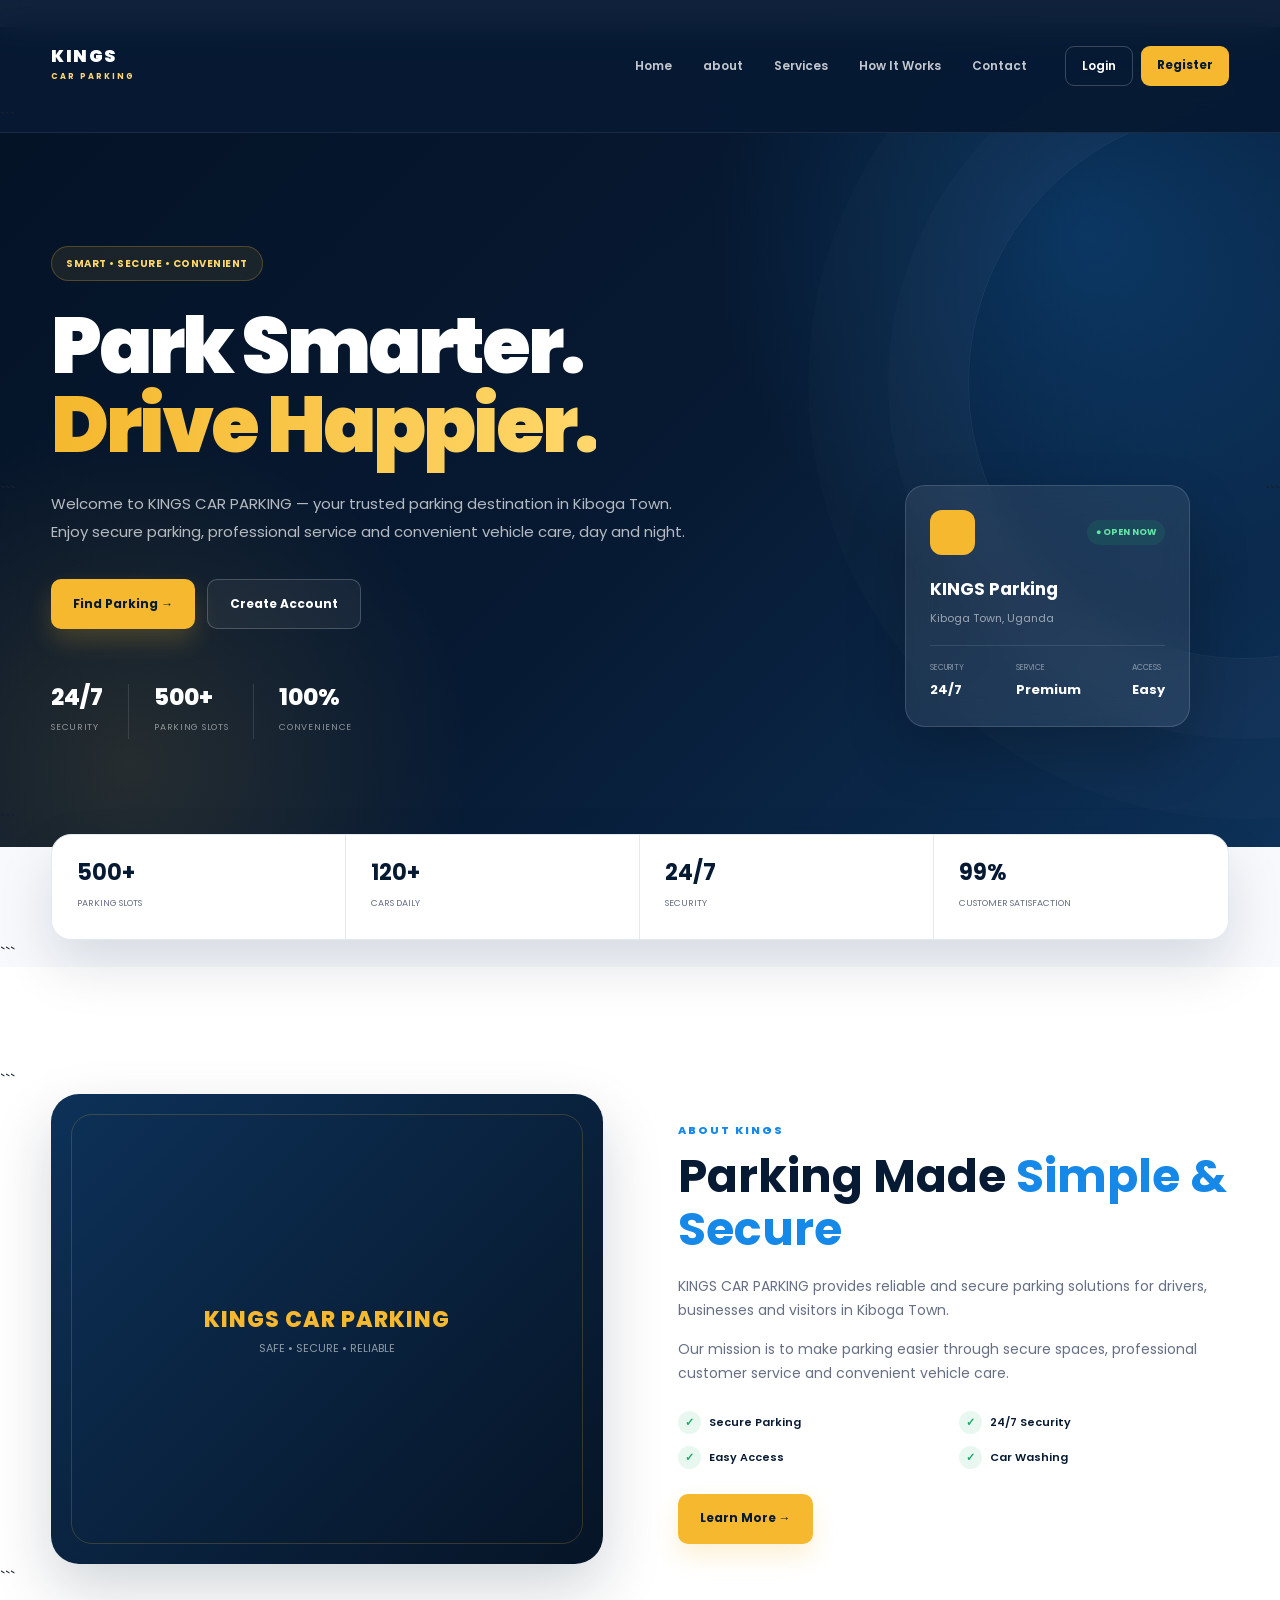
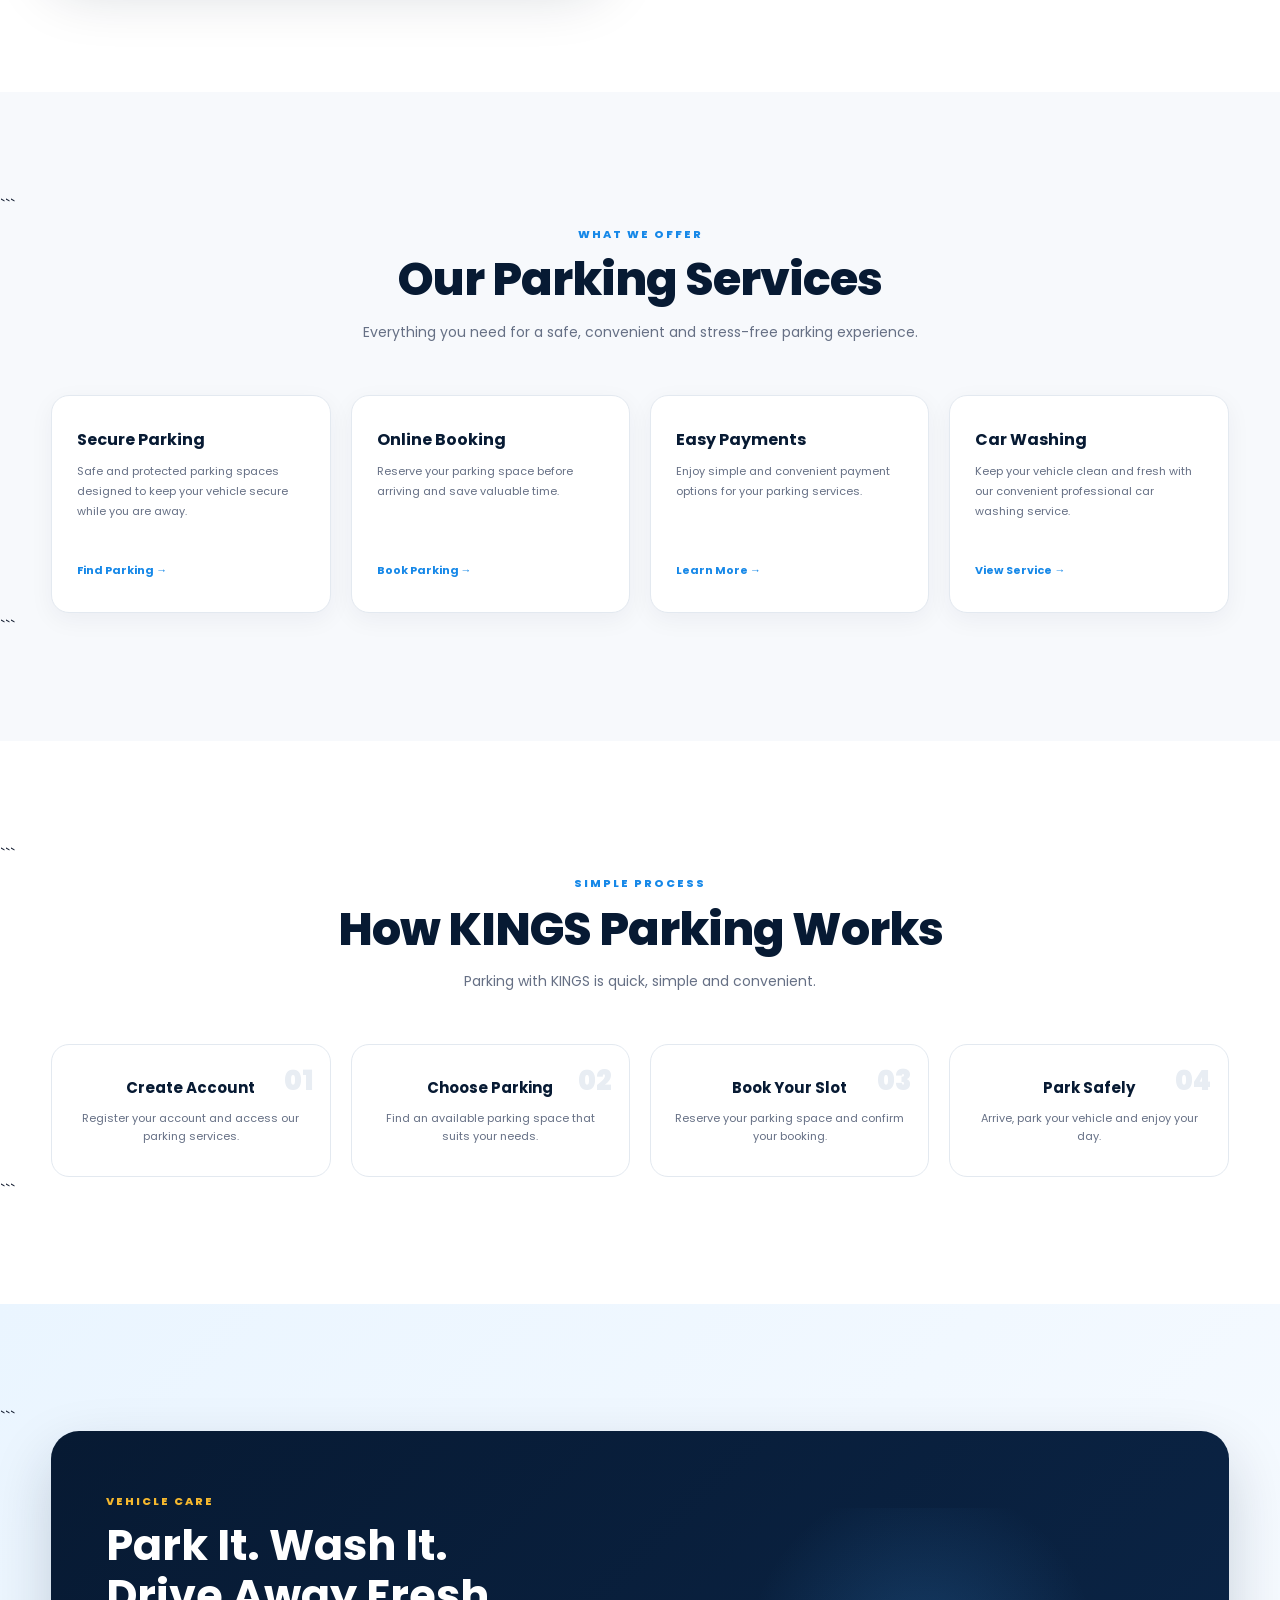
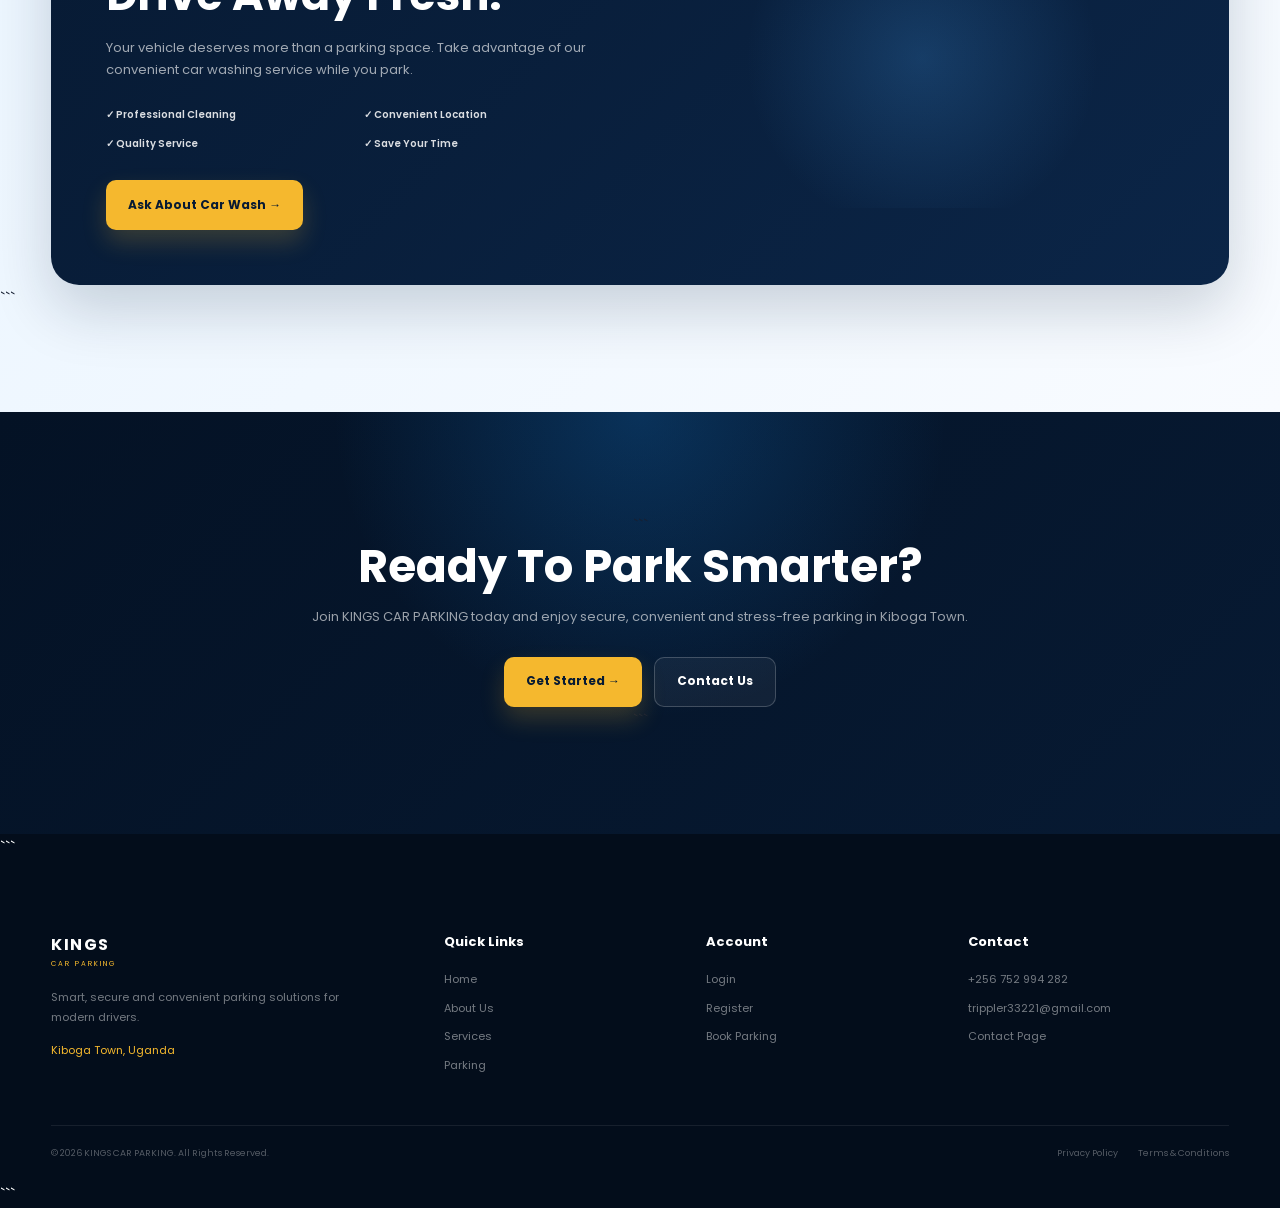
<file: index.html>
<!DOCTYPE html>
<html lang="en">
<head>
    <meta charset="UTF-8">

```
<meta name="viewport" content="width=device-width, initial-scale=1.0">

<meta name="description"
    content="KINGS CAR PARKING - Secure, convenient and reliable parking solutions in Kiboga Town, Uganda. Parking, car washing and smart parking services.">

<meta name="keywords"
    content="Kings Car Parking, Kiboga parking, parking Uganda, secure parking Kiboga, car washing Kiboga, parking services Uganda">

<meta name="author" content="KINGS CAR PARKING">

<meta name="theme-color" content="#071a33">

<title>KINGS CAR PARKING | Smart • Secure • Convenient</title>

<!-- Google Font -->
<link rel="preconnect" href="https://fonts.googleapis.com">

<link rel="preconnect" href="https://fonts.gstatic.com" crossorigin>

<link
    href="https://fonts.googleapis.com/css2?family=Inter:wght@400;500;600;700;800;900&family=Poppins:wght@400;500;600;700;800&display=swap"
    rel="stylesheet">


<style>

    /* =====================================================
       RESET
    ===================================================== */

    * {
        margin: 0;
        padding: 0;
        box-sizing: border-box;
    }

    html {
        scroll-behavior: smooth;
    }

    body {
        font-family: "Poppins", sans-serif;
        background: #f7f9fc;
        color: #172033;
        line-height: 1.7;
        overflow-x: hidden;
    }

    a {
        text-decoration: none;
        color: inherit;
    }

    button {
        font-family: inherit;
    }

    img {
        max-width: 100%;
        display: block;
    }

    :root {
        --navy: #071a33;
        --navy-2: #0b2547;
        --navy-3: #12375f;

        --gold: #f5b82e;
        --gold-light: #ffd76a;

        --blue: #1688e8;
        --blue-light: #49aaff;

        --green: #18a866;

        --white: #ffffff;
        --light: #f7f9fc;
        --light-2: #eef3f8;

        --text: #172033;
        --muted: #667085;

        --border: #e3e9f0;

        --shadow: 0 15px 40px rgba(7, 26, 51, .10);

        --radius: 18px;
        --container: 1180px;

        --transition: .3s ease;
    }


    /* =====================================================
       GENERAL
    ===================================================== */

    .container {
        width: min(92%, var(--container));
        margin: auto;
    }

    .section {
        padding: 100px 0;
    }

    .section-label {
        display: inline-block;
        margin-bottom: 10px;

        color: var(--blue);

        font-size: 11px;
        font-weight: 800;

        letter-spacing: 2px;
    }

    .section-title {
        color: var(--navy);

        font-size: clamp(30px, 4vw, 46px);

        font-weight: 800;

        line-height: 1.15;

        letter-spacing: -1px;
    }

    .section-text {
        color: var(--muted);

        font-size: 14px;

        max-width: 650px;

        margin: 15px auto 0;
    }


    /* =====================================================
       NAVIGATION
    ===================================================== */

    .header {
        position: fixed;
        top: 0;
        left: 0;

        width: 100%;

        z-index: 9999;

        background: rgba(7, 26, 51, .96);

        backdrop-filter: blur(15px);

        border-bottom: 1px solid rgba(255,255,255,.08);

        transition: var(--transition);
    }

    .header.scrolled {
        background: rgba(4, 15, 30, .98);

        box-shadow:
            0 10px 35px rgba(0,0,0,.20);
    }

    .navbar {
        min-height: 78px;

        display: flex;
        align-items: center;

        gap: 25px;
    }


    /* LOGO */

    .logo {
        display: flex;
        align-items: center;

        gap: 11px;

        color: white;

        flex-shrink: 0;
    }

    .logo-icon {
        width: 47px;
        height: 47px;

        display: grid;
        place-items: center;

        border-radius: 13px;

        background:
            linear-gradient(
                135deg,
                var(--gold),
                #df9d17
            );

        font-size: 23px;

        box-shadow:
            0 8px 25px rgba(245,184,46,.25);
    }

    .logo strong {
        display: block;

        font-size: 17px;

        line-height: 1;

        letter-spacing: 1.5px;

        font-weight: 900;
    }

    .logo small {
        display: block;

        margin-top: 5px;

        color: var(--gold-light);

        font-size: 8px;

        font-weight: 700;

        letter-spacing: 2px;
    }


    /* NAV LINKS */

    .nav-links {
        display: flex;
        align-items: center;

        gap: 5px;

        margin-left: auto;
    }

    .nav-links a {
        position: relative;

        padding: 9px 13px;

        color: rgba(255,255,255,.76);

        font-size: 12px;

        font-weight: 600;

        border-radius: 8px;

        transition: var(--transition);
    }

    .nav-links a:hover,
    .nav-links a.active {
        color: white;

        background: rgba(255,255,255,.07);
    }

    .nav-links a.active {
        color: var(--gold);
    }

    .nav-links a::after {
        content: "";

        position: absolute;

        bottom: 3px;
        left: 50%;

        width: 0;
        height: 2px;

        background: var(--gold);

        transform: translateX(-50%);

        transition: var(--transition);
    }

    .nav-links a:hover::after,
    .nav-links a.active::after {
        width: 18px;
    }


    /* NAV BUTTONS */

    .nav-buttons {
        display: flex;
        gap: 8px;
    }

    .login {
        padding: 9px 16px;

        border: 1px solid rgba(255,255,255,.2);

        border-radius: 9px;

        color: white;

        font-size: 12px;

        font-weight: 600;

        transition: var(--transition);
    }

    .login:hover {
        background: rgba(255,255,255,.1);
    }

    .register {
        padding: 9px 16px;

        border-radius: 9px;

        background: var(--gold);

        color: var(--navy);

        font-size: 12px;

        font-weight: 700;

        transition: var(--transition);
    }

    .register:hover {
        background: var(--gold-light);

        transform: translateY(-2px);
    }


    /* MOBILE MENU */

    .menu-btn {
        display: none;

        width: 43px;
        height: 43px;

        border: 1px solid rgba(255,255,255,.15);

        border-radius: 10px;

        background: rgba(255,255,255,.07);

        color: white;

        font-size: 21px;

        cursor: pointer;
    }


    /* =====================================================
       HERO
    ===================================================== */

    .hero {
        min-height: 820px;

        position: relative;

        display: flex;
        align-items: center;

        padding-top: 110px;

        background:
            radial-gradient(
                circle at 85% 25%,
                rgba(22,136,232,.24),
                transparent 30%
            ),

            radial-gradient(
                circle at 10% 90%,
                rgba(245,184,46,.13),
                transparent 25%
            ),

            linear-gradient(
                135deg,
                #041225,
                #071a33 55%,
                #0d3158
            );

        overflow: hidden;
    }

    .hero::before {
        content: "";

        position: absolute;

        width: 550px;
        height: 550px;

        right: -240px;
        top: 80px;

        border-radius: 50%;

        border: 1px solid rgba(255,255,255,.06);

        box-shadow:
            0 0 0 80px rgba(255,255,255,.015),
            0 0 0 160px rgba(255,255,255,.01);
    }

    .hero-content {
        position: relative;

        z-index: 2;

        max-width: 760px;
    }

    .hero-badge {
        display: inline-flex;
        align-items: center;

        padding: 8px 14px;

        margin-bottom: 25px;

        border-radius: 50px;

        background: rgba(245,184,46,.09);

        border: 1px solid rgba(245,184,46,.25);

        color: var(--gold-light);

        font-size: 10px;

        font-weight: 700;

        letter-spacing: .5px;
    }

    .hero h1 {
        color: white;

        font-size: clamp(45px, 6.5vw, 78px);

        font-weight: 900;

        line-height: 1.02;

        letter-spacing: -3px;

        margin-bottom: 25px;
    }

    .hero h1 span {
        color: var(--gold);

        background:
            linear-gradient(
                90deg,
                var(--gold),
                var(--gold-light)
            );

        -webkit-background-clip: text;
        background-clip: text;

        -webkit-text-fill-color: transparent;
    }

    .hero-description {
        max-width: 650px;

        color: rgba(255,255,255,.70);

        font-size: 15px;

        line-height: 1.9;

        margin-bottom: 32px;
    }


    /* HERO BUTTONS */

    .hero-buttons {
        display: flex;
        flex-wrap: wrap;

        gap: 12px;

        margin-bottom: 55px;
    }

    .btn {
        min-height: 50px;

        padding: 0 22px;

        display: inline-flex;
        align-items: center;
        justify-content: center;

        gap: 9px;

        border-radius: 10px;

        font-size: 12px;

        font-weight: 700;

        transition: var(--transition);
    }

    .btn-primary {
        background: var(--gold);

        color: var(--navy);

        box-shadow:
            0 12px 25px rgba(245,184,46,.20);
    }

    .btn-primary:hover {
        background: var(--gold-light);

        transform: translateY(-3px);

        box-shadow:
            0 17px 35px rgba(245,184,46,.28);
    }

    .btn-outline {
        color: white;

        border: 1px solid rgba(255,255,255,.20);

        background: rgba(255,255,255,.05);
    }

    .btn-outline:hover {
        border-color: var(--gold);

        background: rgba(245,184,46,.08);
    }


    /* HERO STATS */

    .hero-stats {
        display: flex;
        align-items: center;
    }

    .hero-stat {
        padding: 0 25px;

        border-left: 1px solid rgba(255,255,255,.12);
    }

    .hero-stat:first-child {
        padding-left: 0;

        border-left: 0;
    }

    .hero-stat strong {
        display: block;

        color: white;

        font-size: 23px;

        font-weight: 800;

        line-height: 1.2;
    }

    .hero-stat span {
        color: rgba(255,255,255,.50);

        font-size: 9px;

        text-transform: uppercase;

        letter-spacing: .7px;
    }


    /* =====================================================
       FLOATING PARKING CARD
    ===================================================== */

    .hero-card {
        position: absolute;

        right: 7%;

        bottom: 120px;

        width: 285px;

        padding: 24px;

        border-radius: 20px;

        background: rgba(255,255,255,.08);

        border: 1px solid rgba(255,255,255,.14);

        backdrop-filter: blur(15px);

        box-shadow:
            0 25px 60px rgba(0,0,0,.20);

        z-index: 3;
    }

    .hero-card-top {
        display: flex;
        align-items: center;
        justify-content: space-between;

        margin-bottom: 20px;
    }

    .hero-card-icon {
        width: 45px;
        height: 45px;

        display: grid;
        place-items: center;

        border-radius: 12px;

        background: var(--gold);

        font-size: 22px;
    }

    .available {
        padding: 5px 9px;

        border-radius: 30px;

        background: rgba(24,168,102,.15);

        color: #65e5a6;

        font-size: 9px;

        font-weight: 700;
    }

    .hero-card h3 {
        color: white;

        font-size: 17px;

        margin-bottom: 5px;
    }

    .hero-card p {
        color: rgba(255,255,255,.55);

        font-size: 11px;

        margin-bottom: 18px;
    }

    .hero-card-info {
        display: flex;
        justify-content: space-between;

        padding-top: 15px;

        border-top: 1px solid rgba(255,255,255,.10);
    }

    .hero-card-info span {
        display: block;

        color: rgba(255,255,255,.45);

        font-size: 8px;

        text-transform: uppercase;
    }

    .hero-card-info strong {
        color: white;

        font-size: 13px;
    }


    /* =====================================================
       STATS
    ===================================================== */

    .stats {
        position: relative;

        z-index: 5;

        margin-top: -40px;
    }

    .stats-grid {
        display: grid;

        grid-template-columns: repeat(4,1fr);

        background: white;

        border: 1px solid var(--border);

        border-radius: 20px;

        box-shadow:
            0 25px 55px rgba(7,26,51,.13);

        overflow: hidden;
    }

    .stat-card {
        display: flex;
        align-items: center;

        gap: 14px;

        padding: 25px;

        border-right: 1px solid var(--border);

        transition: var(--transition);
    }

    .stat-card:last-child {
        border-right: 0;
    }

    .stat-card:hover {
        background: #f9fbfd;
    }

    .stat-icon {
        width: 48px;
        height: 48px;

        flex-shrink: 0;

        display: grid;
        place-items: center;

        border-radius: 13px;

        background: #edf5fc;

        font-size: 21px;
    }

    .stat-card strong {
        display: block;

        color: var(--navy);

        font-size: 22px;

        line-height: 1.2;
    }

    .stat-card span {
        color: var(--muted);

        font-size: 9px;

        text-transform: uppercase;
    }


    /* =====================================================
       ABOUT
    ===================================================== */

    .about {
        background: white;
    }

    .about-grid {
        display: grid;

        grid-template-columns: 1fr 1fr;

        gap: 75px;

        align-items: center;
    }

    .about-visual {
        position: relative;

        min-height: 470px;

        border-radius: 28px;

        overflow: hidden;

        background:
            linear-gradient(
                135deg,
                #0d3158,
                #061426
            );

        box-shadow:
            0 25px 60px rgba(7,26,51,.18);
    }

    .about-visual::before {
        content: "";

        position: absolute;

        inset: 20px;

        border: 1px solid rgba(245,184,46,.20);

        border-radius: 21px;
    }

    .parking-display {
        position: absolute;

        inset: 0;

        display: flex;

        flex-direction: column;

        align-items: center;

        justify-content: center;

        text-align: center;
    }

    .parking-logo-icon {
        width: 105px;
        height: 105px;

        display: grid;
        place-items: center;

        margin-bottom: 22px;

        border-radius: 50%;

        background: rgba(245,184,46,.10);

        border: 1px solid rgba(245,184,46,.25);

        font-size: 48px;

        box-shadow:
            0 0 0 15px rgba(245,184,46,.025);
    }

    .parking-display h3 {
        color: var(--gold);

        font-size: 22px;

        font-weight: 800;

        letter-spacing: 1px;
    }

    .parking-display p {
        color: rgba(255,255,255,.55);

        font-size: 11px;
    }

    .about-content h2 {
        margin-bottom: 20px;

        font-size: clamp(31px,4vw,46px);

        line-height: 1.15;

        color: var(--navy);
    }

    .about-content h2 span {
        color: var(--blue);
    }

    .about-content p {
        color: var(--muted);

        font-size: 14px;

        margin-bottom: 15px;
    }

    .about-list {
        display: grid;

        grid-template-columns: 1fr 1fr;

        gap: 12px;

        margin: 25px 0;
    }

    .about-list div {
        display: flex;

        align-items: center;

        gap: 8px;

        color: var(--navy);

        font-size: 11px;

        font-weight: 600;
    }

    .check {
        width: 23px;
        height: 23px;

        display: grid;
        place-items: center;

        border-radius: 50%;

        background: #e8f8f0;

        color: var(--green);

        font-size: 11px;
    }


    /* =====================================================
       SERVICES
    ===================================================== */

    .services {
        background: var(--light);
    }

    .heading-center {
        text-align: center;

        margin-bottom: 50px;
    }

    .service-grid {
        display: grid;

        grid-template-columns: repeat(4,1fr);

        gap: 20px;
    }

    .service-card {
        position: relative;

        padding: 30px 25px;

        background: white;

        border: 1px solid var(--border);

        border-radius: var(--radius);

        box-shadow: 0 7px 25px rgba(7,26,51,.05);

        overflow: hidden;

        transition: var(--transition);
    }

    .service-card::before {
        content: "";

        position: absolute;

        top: 0;
        left: 0;

        width: 100%;
        height: 3px;

        background:
            linear-gradient(
                90deg,
                var(--blue),
                var(--gold)
            );

        transform: scaleX(0);

        transform-origin: left;

        transition: var(--transition);
    }

    .service-card:hover {
        transform: translateY(-8px);

        box-shadow:
            0 20px 45px rgba(7,26,51,.12);
    }

    .service-card:hover::before {
        transform: scaleX(1);
    }

    .service-icon {
        width: 58px;
        height: 58px;

        display: grid;
        place-items: center;

        margin-bottom: 22px;

        border-radius: 15px;

        background: #edf5fc;

        font-size: 25px;

        transition: var(--transition);
    }

    .service-card:hover .service-icon {
        background: var(--navy);

        transform: scale(1.05);
    }

    .service-card h3 {
        color: var(--navy);

        font-size: 16px;

        margin-bottom: 9px;
    }

    .service-card p {
        min-height: 75px;

        color: var(--muted);

        font-size: 11px;

        line-height: 1.8;

        margin-bottom: 18px;
    }

    .service-link {
        color: var(--blue);

        font-size: 11px;

        font-weight: 700;
    }

    .service-link:hover {
        color: var(--navy);
    }


    /* =====================================================
       HOW IT WORKS
    ===================================================== */

    .how {
        background: white;
    }

    .steps {
        display: grid;

        grid-template-columns: repeat(4,1fr);

        gap: 20px;
    }

    .step {
        position: relative;

        padding: 30px 22px;

        text-align: center;

        border: 1px solid var(--border);

        border-radius: var(--radius);

        transition: var(--transition);
    }

    .step:hover {
        transform: translateY(-6px);

        box-shadow: var(--shadow);
    }

    .step-number {
        position: absolute;

        top: 13px;
        right: 17px;

        color: #e8edf3;

        font-size: 27px;

        font-weight: 900;
    }

    .step-icon {
        width: 64px;
        height: 64px;

        display: grid;
        place-items: center;

        margin: 10px auto 18px;

        border-radius: 50%;

        background: var(--navy);

        font-size: 24px;
    }

    .step h3 {
        color: var(--navy);

        font-size: 15px;

        margin-bottom: 8px;
    }

    .step p {
        color: var(--muted);

        font-size: 11px;

        line-height: 1.7;
    }


    /* =====================================================
       CAR WASH
    ===================================================== */

    .wash {
        background:
            linear-gradient(
                135deg,
                #eaf5ff,
                #f8fbff
            );
    }

    .wash-box {
        display: grid;

        grid-template-columns: 1fr 1fr;

        align-items: center;

        gap: 60px;

        padding: 55px;

        border-radius: 28px;

        background:
            linear-gradient(
                135deg,
                var(--navy),
                var(--navy-2)
            );

        box-shadow:
            0 25px 60px rgba(7,26,51,.18);

        overflow: hidden;
    }

    .wash-content .section-label {
        color: var(--gold);
    }

    .wash-content h2 {
        color: white;

        font-size: clamp(30px,4vw,43px);

        line-height: 1.15;

        margin-bottom: 17px;
    }

    .wash-content p {
        color: rgba(255,255,255,.62);

        font-size: 13px;

        margin-bottom: 25px;
    }

    .wash-features {
        display: grid;

        grid-template-columns: 1fr 1fr;

        gap: 12px;

        margin-bottom: 28px;
    }

    .wash-feature {
        display: flex;

        align-items: center;

        gap: 8px;

        color: rgba(255,255,255,.85);

        font-size: 10px;

        font-weight: 600;
    }

    .wash-visual {
        min-height: 300px;

        display: grid;

        place-items: center;

        border-radius: 22px;

        background:
            radial-gradient(
                circle,
                rgba(73,170,255,.20),
                transparent 60%
            );
    }

    .wash-car {
        font-size: 110px;

        filter:
            drop-shadow(
                0 20px 20px rgba(0,0,0,.25)
            );
    }


    /* =====================================================
       CTA
    ===================================================== */

    .cta {
        position: relative;

        padding: 100px 20px;

        text-align: center;

        background:
            radial-gradient(
                circle at center top,
                rgba(22,136,232,.25),
                transparent 40%
            ),

            linear-gradient(
                135deg,
                #041225,
                #071a33
            );

        overflow: hidden;
    }

    .cta-content {
        position: relative;

        z-index: 2;

        max-width: 700px;

        margin: auto;
    }

    .cta-icon {
        width: 70px;
        height: 70px;

        display: grid;
        place-items: center;

        margin: 0 auto 22px;

        border-radius: 20px;

        background: rgba(245,184,46,.10);

        border: 1px solid rgba(245,184,46,.20);

        font-size: 30px;
    }

    .cta h2 {
        color: white;

        font-size: clamp(31px,5vw,46px);

        line-height: 1.15;

        margin-bottom: 14px;
    }

    .cta p {
        color: rgba(255,255,255,.60);

        font-size: 13px;

        margin-bottom: 28px;
    }

    .cta-buttons {
        display: flex;

        justify-content: center;

        gap: 12px;

        flex-wrap: wrap;
    }


    /* =====================================================
       FOOTER
    ===================================================== */

    footer {
        background: #030d1b;

        color: white;
    }

    .footer-grid {
        display: grid;

        grid-template-columns: 1.6fr 1fr 1fr 1.2fr;

        gap: 45px;

        padding: 70px 0 50px;
    }

    .footer-logo {
        display: flex;

        align-items: center;

        gap: 10px;

        margin-bottom: 18px;
    }

    .footer-logo-icon {
        width: 45px;
        height: 45px;

        display: grid;
        place-items: center;

        border-radius: 12px;

        background: var(--gold);

        color: var(--navy);

        font-size: 21px;
    }

    .footer-logo strong {
        display: block;

        font-size: 16px;

        letter-spacing: 1.5px;
    }

    .footer-logo small {
        display: block;

        color: var(--gold);

        font-size: 7px;

        letter-spacing: 2px;
    }

    .footer-brand p {
        max-width: 300px;

        color: rgba(255,255,255,.45);

        font-size: 11px;

        line-height: 1.8;
    }

    .footer-location {
        margin-top: 13px;

        color: var(--gold) !important;
    }

    .footer-column {
        display: flex;

        flex-direction: column;

        gap: 10px;
    }

    .footer-column h3 {
        margin-bottom: 7px;

        color: white;

        font-size: 13px;
    }

    .footer-column a {
        width: fit-content;

        color: rgba(255,255,255,.45);

        font-size: 11px;

        transition: var(--transition);
    }

    .footer-column a:hover {
        color: var(--gold);

        transform: translateX(3px);
    }

    .footer-bottom {
        width: min(92%, var(--container));

        margin: auto;

        padding: 20px 0;

        display: flex;

        justify-content: space-between;

        gap: 20px;

        border-top: 1px solid rgba(255,255,255,.08);
    }

    .footer-bottom p,
    .footer-bottom a {
        color: rgba(255,255,255,.32);

        font-size: 9px;
    }

    .footer-bottom-links {
        display: flex;

        gap: 20px;
    }

    .footer-bottom a:hover {
        color: var(--gold);
    }


    /* =====================================================
       MOBILE
    ===================================================== */

    @media(max-width: 1050px) {

        .nav-links {
            gap: 0;
        }

        .nav-links a {
            padding: 8px 8px;
        }

        .hero-card {
            right: 3%;
        }

        .service-grid,
        .steps {
            grid-template-columns: repeat(2,1fr);
        }

        .stats-grid {
            grid-template-columns: repeat(2,1fr);
        }

        .stat-card:nth-child(2) {
            border-right: 0;
        }

        .stat-card:nth-child(-n+2) {
            border-bottom: 1px solid var(--border);
        }

        .footer-grid {
            grid-template-columns: repeat(2,1fr);
        }
    }


    @media(max-width: 800px) {

        .navbar {
            min-height: 70px;
        }

        .menu-btn {
            display: grid;

            place-items: center;

            margin-left: auto;
        }

        .nav-buttons {
            display: none;
        }

        .nav-links {
            position: absolute;

            top: calc(100% + 8px);

            left: 4%;

            width: 92%;

            padding: 10px;

            display: flex;

            flex-direction: column;

            align-items: stretch;

            background:
                rgba(4,15,30,.98);

            border:
                1px solid rgba(255,255,255,.10);

            border-radius: 16px;

            box-shadow:
                0 25px 50px rgba(0,0,0,.30);

            opacity: 0;

            visibility: hidden;

            transform:
                translateY(-10px);

            transition:
                var(--transition);
        }

        .nav-links.active {
            opacity: 1;

            visibility: visible;

            transform:
                translateY(0);
        }

        .nav-links a {
            padding: 13px 15px;

            font-size: 13px;
        }

        .nav-links a::after {
            display: none;
        }

        .nav-links a:hover,
        .nav-links a.active {
            color: var(--gold);

            background:
                rgba(245,184,46,.08);
        }

        .hero {
            min-height: 760px;

            padding-top: 120px;
        }

        .hero-card {
            display: none;
        }

        .hero h1 {
            font-size:
                clamp(43px,11vw,65px);

            letter-spacing: -2px;
        }

        .hero-description {
            font-size: 13px;
        }

        .hero-stats {
            display: grid;

            grid-template-columns: repeat(3,1fr);
        }

        .hero-stat {
            padding: 0 15px;
        }

        .hero-stat strong {
            font-size: 18px;
        }

        .hero-stat span {
            font-size: 7px;
        }

        .about-grid {
            grid-template-columns: 1fr;

            gap: 45px;
        }

        .about-visual {
            min-height: 380px;
        }

        .wash-box {
            grid-template-columns: 1fr;

            padding: 35px 25px;

            gap: 25px;
        }

        .wash-visual {
            min-height: 220px;
        }

        .wash-car {
            font-size: 85px;
        }
    }


    @media(max-width: 520px) {

        .section {
            padding: 75px 0;
        }

        .logo-icon {
            width: 42px;
            height: 42px;

            font-size: 20px;
        }

        .logo strong {
            font-size: 14px;
        }

        .logo small {
            font-size: 6px;
        }

        .hero {
            min-height: 760px;
        }

        .hero-badge {
            font-size: 8px;
        }

        .hero h1 {
            font-size: 42px;

            letter-spacing: -1.5px;
        }

        .hero-description {
            line-height: 1.8;
        }

        .hero-buttons {
            flex-direction: column;

            align-items: stretch;

            margin-bottom: 42px;
        }

        .btn {
            width: 100%;
        }

        .hero-stats {
            gap: 0;
        }

        .hero-stat {
            padding: 0 9px;
        }

        .hero-stat strong {
            font-size: 16px;
        }

        .hero-stat span {
            font-size: 6px;
        }

        .stats-grid {
            grid-template-columns: 1fr;
        }

        .stat-card,
        .stat-card:nth-child(2) {
            border-right: 0;

            border-bottom:
                1px solid var(--border);
        }

        .stat-card:last-child {
            border-bottom: 0;
        }

        .service-grid,
        .steps {
            grid-template-columns: 1fr;
        }

        .about-list {
            grid-template-columns: 1fr;
        }

        .about-visual {
            min-height: 320px;
        }

        .parking-display h3 {
            font-size: 18px;
        }

        .wash-features {
            grid-template-columns: 1fr;
        }

        .cta {
            padding: 75px 20px;
        }

        .cta-buttons {
            flex-direction: column;
        }

        .cta-buttons .btn {
            width: 100%;
        }

        .footer-grid {
            grid-template-columns: 1fr;

            gap: 35px;

            padding-top: 55px;
        }

        .footer-bottom {
            flex-direction: column;

            align-items: flex-start;
        }

        .footer-bottom-links {
            flex-direction: column;

            gap: 7px;
        }
    }


    /* =====================================================
       ANIMATIONS
    ===================================================== */

    @keyframes float {

        0% {
            transform: translateY(0);
        }

        50% {
            transform: translateY(-8px);
        }

        100% {
            transform: translateY(0);
        }

    }

    .hero-card {
        animation:
            float 4s ease-in-out infinite;
    }


    /* =====================================================
       ACCESSIBILITY
    ===================================================== */

    ::selection {
        background: var(--gold);

        color: var(--navy);
    }

    :focus-visible {
        outline:
            3px solid rgba(22,136,232,.45);

        outline-offset: 3px;
    }

</style>
```

</head>

<body>

<!-- =====================================================
     HEADER
===================================================== -->

<header class="header" id="header">

```
<div class="container navbar">


    <!-- LOGO -->

    <a href="Home" class="logo">


        <span>

            <strong>KINGS</strong>

            <small>CAR PARKING</small>

        </span>

    </a>


    <!-- NAVIGATION -->

    <nav class="nav-links" id="navLinks">

        <a href="index.html" class="active">
            Home
        </a>

        <a href="about.html">
            about
        </a>

        <a href="Services.html">
            Services
        </a>

        <a href="How">
            How It Works
        </a>

        <a href="Contact us.html">
            Contact
        </a>

    </nav>


    <!-- ACCOUNT -->

    <div class="nav-buttons">

        <a href="login.html" class="login">
            Login
        </a>

        <a href="register.html" class="register">
            Register
        </a>

    </div>


    <!-- MOBILE MENU -->

    <button
        class="menu-btn"
        id="menuBtn"
        aria-label="Open navigation"
        aria-expanded="false">

        ☰

    </button>

</div>
```

</header>

<!-- =====================================================
     HERO
===================================================== -->

<main>

<section class="hero" id="home">

```
<div class="container">

    <div class="hero-content">


        <div class="hero-badge">

             SMART • SECURE • CONVENIENT

        </div>


        <h1>

            Park Smarter.

            <br>

            <span>Drive Happier.</span>

        </h1>


        <p class="hero-description">

            Welcome to KINGS CAR PARKING — your trusted
            parking destination in Kiboga Town. Enjoy
            secure parking, professional service and
            convenient vehicle care, day and night.

        </p>


        <div class="hero-buttons">

            <a
                href="parking.html"
                class="btn btn-primary">

                Find Parking →

            </a>


            <a
                href="register.html"
                class="btn btn-outline">

                Create Account

            </a>

        </div>


        <div class="hero-stats">

            <div class="hero-stat">

                <strong>24/7</strong>

                <span>Security</span>

            </div>


            <div class="hero-stat">

                <strong>500+</strong>

                <span>Parking Slots</span>

            </div>


            <div class="hero-stat">

                <strong>100%</strong>

                <span>Convenience</span>

            </div>

        </div>

    </div>

</div>


<!-- FLOATING CARD -->

<div class="hero-card">

    <div class="hero-card-top">

        <div class="hero-card-icon">
            
        </div>

        <span class="available">
            ● OPEN NOW
        </span>

    </div>


    <h3>
        KINGS Parking
    </h3>

    <p>
        Kiboga Town, Uganda
    </p>


    <div class="hero-card-info">

        <div>

            <span>Security</span>

            <strong>24/7</strong>

        </div>


        <div>

            <span>Service</span>

            <strong>Premium</strong>

        </div>


        <div>

            <span>Access</span>

            <strong>Easy</strong>

        </div>

    </div>

</div>
```

</section>

<!-- =====================================================
     STATISTICS
===================================================== -->

<section class="stats">

```
<div class="container stats-grid">


    <div class="stat-card">

        <div>

            <strong>500+</strong>

            <span>Parking Slots</span>

        </div>

    </div>


    <div class="stat-card">

        <div>

            <strong>120+</strong>

            <span>Cars Daily</span>

        </div>

    </div>


    <div class="stat-card">

        <div>

            <strong>24/7</strong>

            <span>Security</span>

        </div>

    </div>


    <div class="stat-card">

        <div>

            <strong>99%</strong>

            <span>Customer Satisfaction</span>

        </div>

    </div>

</div>
```

</section>

<!-- =====================================================
     ABOUT
===================================================== -->

<section class="section about" id="about">

```
<div class="container about-grid">


    <div class="about-visual">

        <div class="parking-display">

            <h3>
                KINGS CAR PARKING
            </h3>

            <p>
                SAFE • SECURE • RELIABLE
            </p>

        </div>

    </div>


    <div class="about-content">

        <span class="section-label">
            ABOUT KINGS
        </span>


        <h2>

            Parking Made

            <span>
                Simple & Secure
            </span>

        </h2>


        <p>

            KINGS CAR PARKING provides reliable and secure
            parking solutions for drivers, businesses and
            visitors in Kiboga Town.

        </p>


        <p>

            Our mission is to make parking easier through
            secure spaces, professional customer service
            and convenient vehicle care.

        </p>


        <div class="about-list">

            <div>
                <span class="check">✓</span>
                Secure Parking
            </div>

            <div>
                <span class="check">✓</span>
                24/7 Security
            </div>

            <div>
                <span class="check">✓</span>
                Easy Access
            </div>

            <div>
                <span class="check">✓</span>
                Car Washing
            </div>

        </div>


        <a
            href="about.html"
            class="btn btn-primary">

            Learn More →

        </a>

    </div>

</div>
```

</section>

<!-- =====================================================
     SERVICES
===================================================== -->

<section class="section services" id="services">

```
<div class="container">


    <div class="heading-center">

        <span class="section-label">
            WHAT WE OFFER
        </span>

        <h2 class="section-title">
            Our Parking Services
        </h2>

        <p class="section-text">

            Everything you need for a safe,
            convenient and stress-free parking experience.

        </p>

    </div>


    <div class="service-grid">


        <article class="service-card">
            <h3>
                Secure Parking
            </h3>

            <p>

                Safe and protected parking spaces designed
                to keep your vehicle secure while you are
                away.

            </p>

            <a
                href="parking.html"
                class="service-link">

                Find Parking →

            </a>

        </article>


        <article class="service-card">

            <h3>
                Online Booking
            </h3>

            <p>

                Reserve your parking space before arriving
                and save valuable time.

            </p>

            <a
                href="parking.html"
                class="service-link">

                Book Parking →

            </a>

        </article>


        <article class="service-card">

            <h3>
                Easy Payments
            </h3>

            <p>

                Enjoy simple and convenient payment options
                for your parking services.

            </p>

            <a
                href="services.html"
                class="service-link">

                Learn More →

            </a>

        </article>


        <article class="service-card">

            <h3>
                Car Washing
            </h3>

            <p>

                Keep your vehicle clean and fresh with our
                convenient professional car washing service.

            </p>

            <a
                href="services.html"
                class="service-link">

                View Service →

            </a>

        </article>


    </div>

</div>
```

</section>

<!-- =====================================================
     HOW IT WORKS
===================================================== -->

<section class="section how" id="how">

```
<div class="container">


    <div class="heading-center">

        <span class="section-label">
            SIMPLE PROCESS
        </span>

        <h2 class="section-title">
            How KINGS Parking Works
        </h2>

        <p class="section-text">

            Parking with KINGS is quick,
            simple and convenient.

        </p>

    </div>


    <div class="steps">


        <div class="step">

            <span class="step-number">
                01
            </span>

            <h3>
                Create Account
            </h3>

            <p>

                Register your account and
                access our parking services.

            </p>

        </div>


        <div class="step">

            <span class="step-number">
                02
            </span>

            <h3>
                Choose Parking
            </h3>

            <p>

                Find an available parking
                space that suits your needs.

            </p>

        </div>


        <div class="step">

            <span class="step-number">
                03
            </span>

            <h3>
                Book Your Slot
            </h3>

            <p>

                Reserve your parking space
                and confirm your booking.

            </p>

        </div>


        <div class="step">

            <span class="step-number">
                04
            </span>

            <h3>
                Park Safely
            </h3>

            <p>

                Arrive, park your vehicle
                and enjoy your day.

            </p>

        </div>


    </div>

</div>
```

</section>

<!-- =====================================================
     CAR WASH
===================================================== -->

<section class="section wash">

```
<div class="container">


    <div class="wash-box">


        <div class="wash-content">

            <span class="section-label">
                VEHICLE CARE
            </span>


            <h2>
                Park It. Wash It.
                <br>
                Drive Away Fresh.
            </h2>


            <p>

                Your vehicle deserves more than a parking
                space. Take advantage of our convenient
                car washing service while you park.

            </p>


            <div class="wash-features">

                <div class="wash-feature">
                    ✓ Professional Cleaning
                </div>

                <div class="wash-feature">
                    ✓ Convenient Location
                </div>

                <div class="wash-feature">
                    ✓ Quality Service
                </div>

                <div class="wash-feature">
                    ✓ Save Your Time
                </div>

            </div>


            <a
                href="contact.html"
                class="btn btn-primary">

                Ask About Car Wash →

            </a>

        </div>


        <div class="wash-visual">

        </div>


    </div>

</div>
```

</section>

<!-- =====================================================
     CALL TO ACTION
===================================================== -->

<section class="cta" id="contact">

```
<div class="cta-content">

    <h2>
        Ready To Park Smarter?
    </h2>


    <p>

        Join KINGS CAR PARKING today and enjoy
        secure, convenient and stress-free parking
        in Kiboga Town.

    </p>


    <div class="cta-buttons">

        <a
            href="register.html"
            class="btn btn-primary">

            Get Started →

        </a>


        <a
            href="contact.html"
            class="btn btn-outline">

            Contact Us

        </a>

    </div>

</div>
```

</section>

</main>

<!-- =====================================================
     FOOTER
===================================================== -->

<footer>

```
<div class="container footer-grid">


    <!-- BRAND -->

    <div class="footer-brand">

        <a
            href="Home"
            class="footer-logo">

            <span>

                <strong>KINGS</strong>

                <small>CAR PARKING</small>

            </span>

        </a>


        <p>

            Smart, secure and convenient parking
            solutions for modern drivers.

        </p>


        <p class="footer-location">

             Kiboga Town, Uganda

        </p>

    </div>


    <!-- QUICK LINKS -->

    <div class="footer-column">

        <h3>
            Quick Links
        </h3>

        <a href="index.html">
            Home
        </a>

        <a href="About.html">
            About Us
        </a>

        <a href="Services.html">
            Services
        </a>

        <a href=Parking.html">
            Parking
        </a>

    </div>


    <!-- ACCOUNT -->

    <div class="footer-column">

        <h3>
            Account
        </h3>

        <a href="login.html">
            Login
        </a>

        <a href="register.html">
            Register
        </a>

        <a href="parking.html">
            Book Parking
        </a>

    </div>


    <!-- CONTACT -->

    <div class="footer-column">

        <h3>
            Contact
        </h3>

        <a href="tel:+256700000000">
             +256 752 994 282
        </a>

        <a href="mailto:info@kingsparking.com">
             trippler33221@gmail.com
        </a>

        <a href="#contact">
            Contact Page
        </a>

    </div>


</div>


<div class="footer-bottom">

    <p>
        © 2026 KINGS CAR PARKING.
        All Rights Reserved.
    </p>


    <div class="footer-bottom-links">

        <a href="privacy.html">
            Privacy Policy
        </a>

        <a href="terms.html">
            Terms & Conditions
        </a>

    </div>

</div>
```

</footer>

<!-- =====================================================
     JAVASCRIPT
===================================================== -->

<script>

    /* =========================================
       MOBILE NAVIGATION
    ========================================= */

    const menuBtn =
        document.getElementById("menuBtn");

    const navLinks =
        document.getElementById("navLinks");


    menuBtn.addEventListener("click", function () {

        navLinks.classList.toggle("active");

        const isOpen =
            navLinks.classList.contains("active");


        menuBtn.setAttribute(
            "aria-expanded",
            isOpen
        );


        menuBtn.innerHTML =
            isOpen ? "✕" : "☰";

    });


    /* =========================================
       CLOSE MENU AFTER CLICK
    ========================================= */

    document
        .querySelectorAll(".nav-links a")
        .forEach(function(link) {

            link.addEventListener("click", function() {

                navLinks.classList.remove("active");

                menuBtn.innerHTML = "☰";

                menuBtn.setAttribute(
                    "aria-expanded",
                    "false"
                );

            });

        });


    /* =========================================
       HEADER SCROLL EFFECT
    ========================================= */

    const header =
        document.getElementById("header");


    window.addEventListener("scroll", function() {

        if (window.scrollY > 30) {

            header.classList.add("scrolled");

        } else {

            header.classList.remove("scrolled");

        }

    });


    /* =========================================
       ACTIVE NAVIGATION
    ========================================= */

    const sections =
        document.querySelectorAll("section[id]");

    const links =
        document.querySelectorAll(".nav-links a");


    window.addEventListener("scroll", function() {

        let current = "";


        sections.forEach(function(section) {

            const sectionTop =
                section.offsetTop - 150;

            const sectionHeight =
                section.offsetHeight;


            if (
                window.scrollY >= sectionTop &&
                window.scrollY < sectionTop + sectionHeight
            ) {

                current =
                    section.getAttribute("id");

            }

        });


        links.forEach(function(link) {

            link.classList.remove("active");


            const href =
                link.getAttribute("href");


            if (href === "#" + current) {

                link.classList.add("active");

            }

        });

    });


</script>

</body>
</html>
</file>
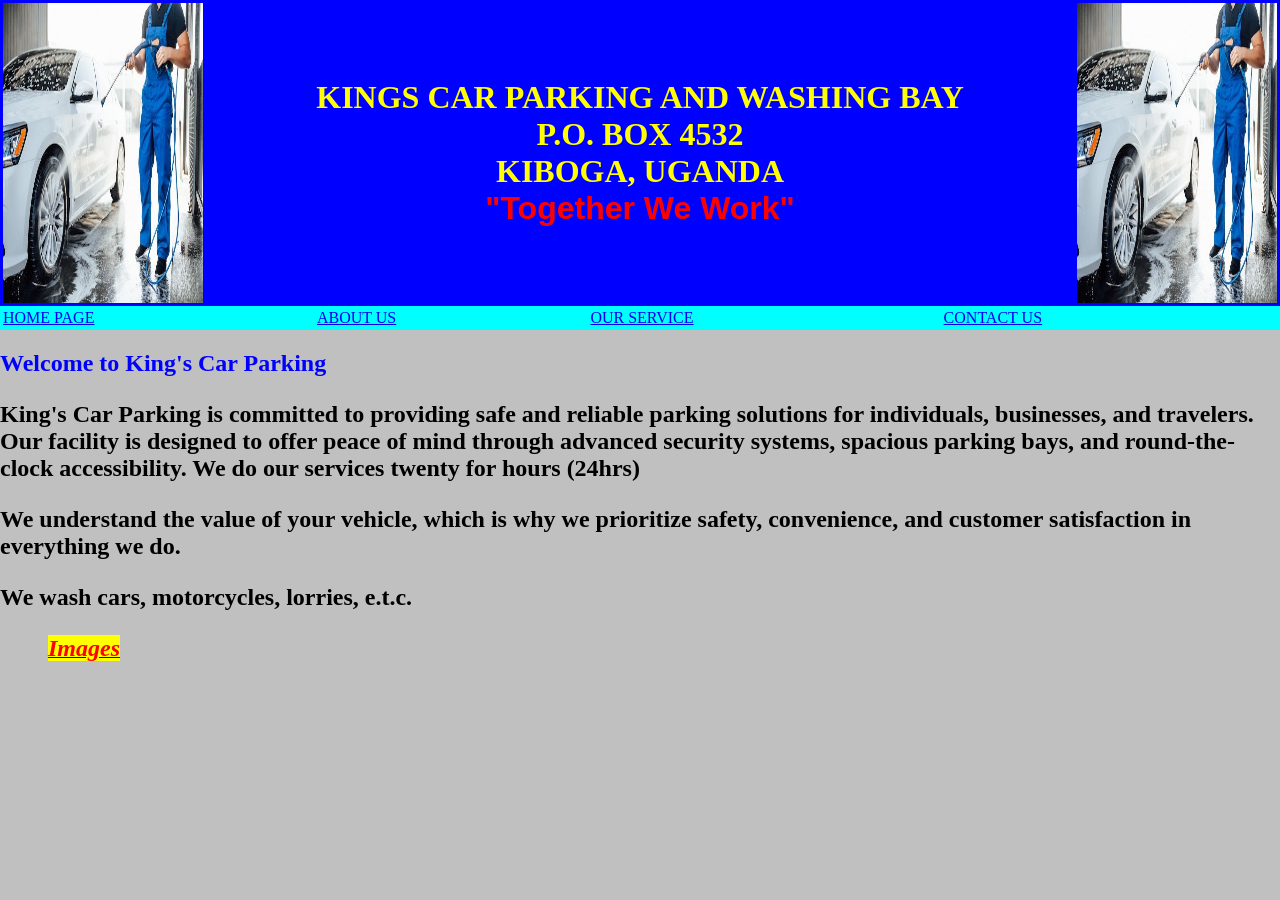
<file: about us.htm>
﻿<!DOCTYPE html PUBLIC "-//W3C//DTD XHTML 1.0 Transitional//EN" "http://www.w3.org/TR/xhtml1/DTD/xhtml1-transitional.dtd">
<html xmlns="http://www.w3.org/1999/xhtml">

<head>
<meta content="text/html; charset=utf-8" http-equiv="Content-Type" />
<title>Untitled 0</title>
<style type="text/css">
body{
	background-size:cover;
	background-repeat:no-repeat;
	background-position:center;
	margin:0;
	height:100vh;
}
.auto-style1 {
	background-color: #0000FF;
}
.auto-style2 {
	font-size: xx-large;
	color: #FFFF00;
	text-align: center;
}
.auto-style4 {
	font-family: Algerian;
	background-color: #0000FF;
}
.auto-style6 {
	font-family: "Agency FB";
	background-color: #0000FF;
}
.auto-style5 {
	color: #FF0000;
	font-family: Impact, Haettenschweiler, "Arial Narrow Bold", sans-serif;
	background-color: #0000FF;
}
.auto-style9 {
	background-color: #00FFFF;
}
.auto-style10 {
	color: #0000FF;
	font-weight: normal;
}
.auto-style12 {
	font-size: x-large;
	color: #FF0000;
}
.auto-style13 {
	background-color: #FFFF00;
}
.auto-style14 {
	background-color: #C0C0C0;
}
.auto-style15 {
	font-size: x-large;
	color: #000000;
}
</style>
</head>

<body style="background-color: #C0C0C0">

<table class="auto-style1" style="width: 100%">
	<tr>
		<td>
		<img alt="1" height="300" src="car%201.jpg" width="200" style="float: left" class="auto-style14" /></td>
		<td class="auto-style2"><strong><span class="auto-style4">KINGS CAR 
		PARKING AND WASHING BAY</span><br class="auto-style1" />
		<span class="auto-style6">P.O. BOX 4532</span><br class="auto-style6" />
		<span class="auto-style6">KIBOGA, UGANDA</span><br class="auto-style1" />
		<span class="auto-style5">"Together We Work"</span></strong></td>
		<td>
		<img alt="1" height="300" src="car%201.jpg" style="float: right" width="200" class="auto-style14" /></td>
	</tr>
</table>

<table class="auto-style9" style="width: 100%">
	<tr>
		<td class="auto-style9"><a href="default.html">
		<span class="auto-style9">HOME PAGE</span></a></td>
		<td class="auto-style9"><a href="about%20us.htm">
		<span class="auto-style9">ABOUT US</span></a></td>
		<td class="auto-style9"><a href="our%20service.htm">
		<span class="auto-style9">OUR SERVICE</span></a></td>
		<td class="auto-style9"><a href="contact%20us.htm">
		<span class="auto-style9">CONTACT US</span></a></td>
	</tr>
</table>
<h2 data-end="449" data-section-id="24p7ur" data-start="417" class="auto-style10">
<strong><span class="auto-style14">Welcome to King's 
Car Parking</span></strong></h2>
<p data-end="716" data-start="451" class="auto-style15"><strong>King's Car Parking is committed to providing 
safe and reliable parking solutions for individuals, businesses, and travelers. 
Our facility is designed to offer peace of mind through advanced security 
systems, spacious parking bays, and round-the-clock accessibility. We do our 
services twenty for hours (24hrs)</strong></p>
<p data-end="716" data-start="451" class="auto-style15"><strong>We understand the value of your vehicle, 
which is why we prioritize safety, convenience, and customer satisfaction in 
everything we do.</strong></p>
<p data-end="716" data-start="451" class="auto-style15"><strong>We wash cars, motorcycles, lorries, e.t.c.</strong></p>
<p data-end="716" data-start="451">&nbsp;&nbsp;&nbsp;&nbsp;&nbsp;&nbsp;&nbsp;&nbsp;&nbsp;&nbsp;&nbsp; <a href="images.htm">
<span class="auto-style12"><strong><em><span class="auto-style13">Images</span></em></strong></span></a></p>

</body>

</html>
</file>
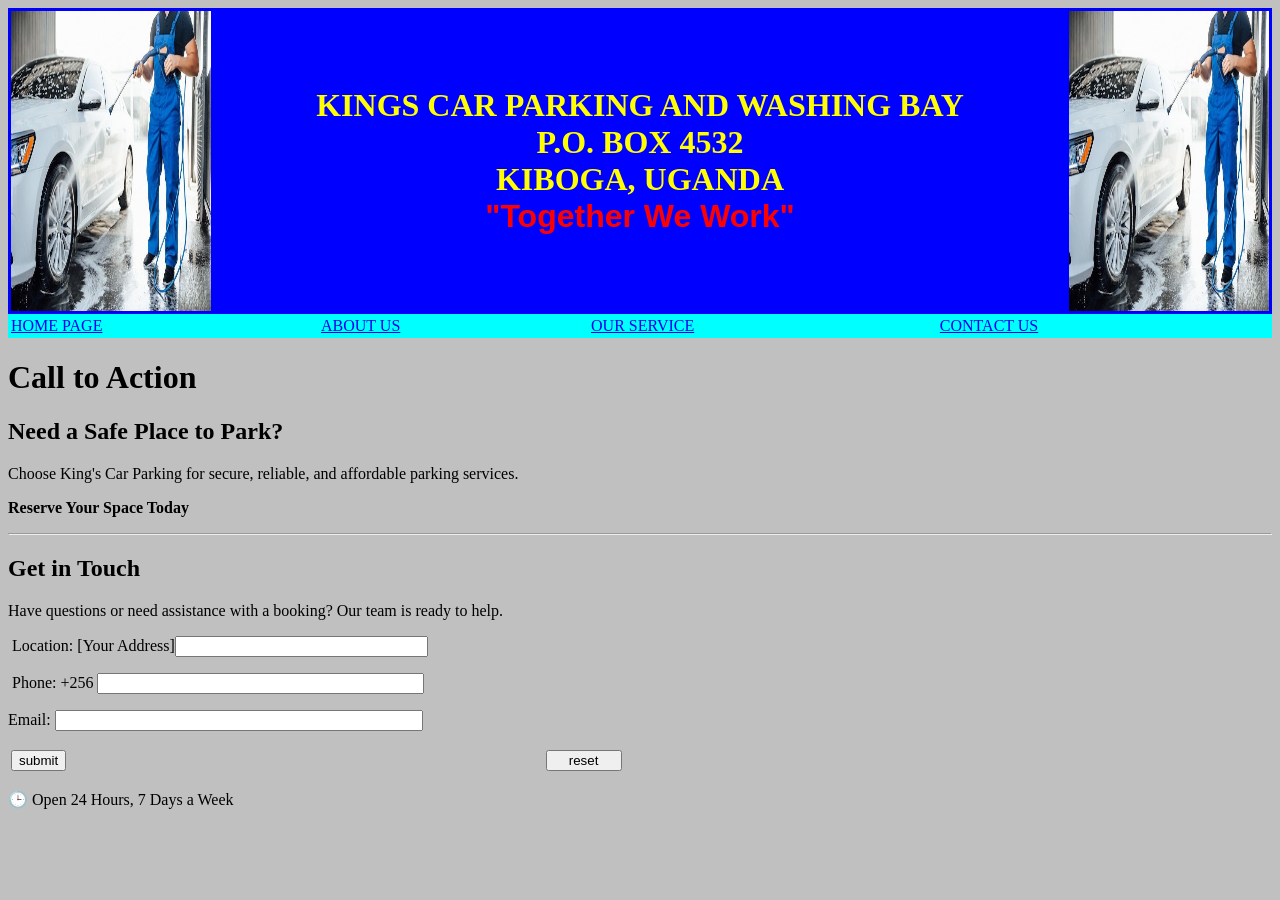
<file: contact us.htm>
﻿<!DOCTYPE html PUBLIC "-//W3C//DTD XHTML 1.0 Transitional//EN" "http://www.w3.org/TR/xhtml1/DTD/xhtml1-transitional.dtd">
<html xmlns="http://www.w3.org/1999/xhtml">

<head>
<meta content="text/html; charset=utf-8" http-equiv="Content-Type" />
<title>Untitled 0</title>
<style type="text/css">
.auto-style1 {
	background-color: #0000FF;
}
.auto-style2 {
	font-size: xx-large;
	color: #FFFF00;
	text-align: center;
}
.auto-style4 {
	font-family: Algerian;
}
.auto-style6 {
	font-family: "Agency FB";
}
.auto-style5 {
	color: #FF0000;
	font-family: Impact, Haettenschweiler, "Arial Narrow Bold", sans-serif;
}
.auto-style9 {
	background-color: #00FFFF;
}
</style>
</head>

<body style="background-color: #C0C0C0">

<table class="auto-style1" style="width: 100%">
	<tr>
		<td>
		<img alt="1" height="300" src="car%201.jpg" width="200" style="float: left" /></td>
		<td class="auto-style2"><strong><span class="auto-style4">KINGS CAR 
		PARKING AND WASHING BAY</span><br />
		<span class="auto-style6">P.O. BOX 4532</span><br class="auto-style6" />
		<span class="auto-style6">KIBOGA, UGANDA</span><br />
		<span class="auto-style5">"Together We Work"</span></strong></td>
		<td>
		<img alt="1" height="300" src="car%201.jpg" style="float: right" width="200" /></td>
	</tr>
</table>

<table class="auto-style9" style="width: 100%">
	<tr>
		<td><a href="default.html">HOME PAGE</a></td>
		<td><a href="about%20us.htm">ABOUT US</a></td>
		<td><a href="our%20service.htm">OUR SERVICE</a></td>
		<td><a href="contact%20us.htm">CONTACT US</a></td>
	</tr>
</table>
<h1 data-end="2719" data-section-id="14nkk69" data-start="2703">Call to Action</h1>
<h2 data-end="2750" data-section-id="139jsi0" data-start="2721">Need a Safe 
Place to Park?</h2>
<p data-end="2832" data-start="2752">Choose King's Car Parking for secure, 
reliable, and affordable parking services.</p>
<p data-end="2862" data-start="2834"><strong data-end="2862" data-start="2834">
Reserve Your Space Today</strong></p>
<hr data-end="2867" data-start="2864" />
<h2 data-end="2903" data-section-id="1pwv29d" data-start="2888">Get in Touch</h2>
<p data-end="2981" data-start="2905">Have questions or need assistance with a 
booking? Our team is ready to help.</p>
<p data-end="3010" data-start="2983">&nbsp;Location: [Your Address]<input name="Text1" style="width: 245px" type="text" /></p>
<p data-end="3038" data-start="3012">&nbsp;Phone: +256
<input name="Text2" style="width: 319px" type="text" /></p>
<p data-end="3074" data-start="3040">Email:
<input name="Text3" style="width: 360px" type="text" /><form method="post">
	<table style="width: 100%">
		<tr>
			<td><input name="RESET" type="submit" value="submit" /></td>
			<td>
			<input name="SEND" style="width: 76px" type="reset" value="reset" /></td>
		</tr>
	</table>
</form>
<p data-end="3107" data-start="3076">🕒 Open 24 Hours, 7 Days a Week</p>

</body>

</html>
</file>
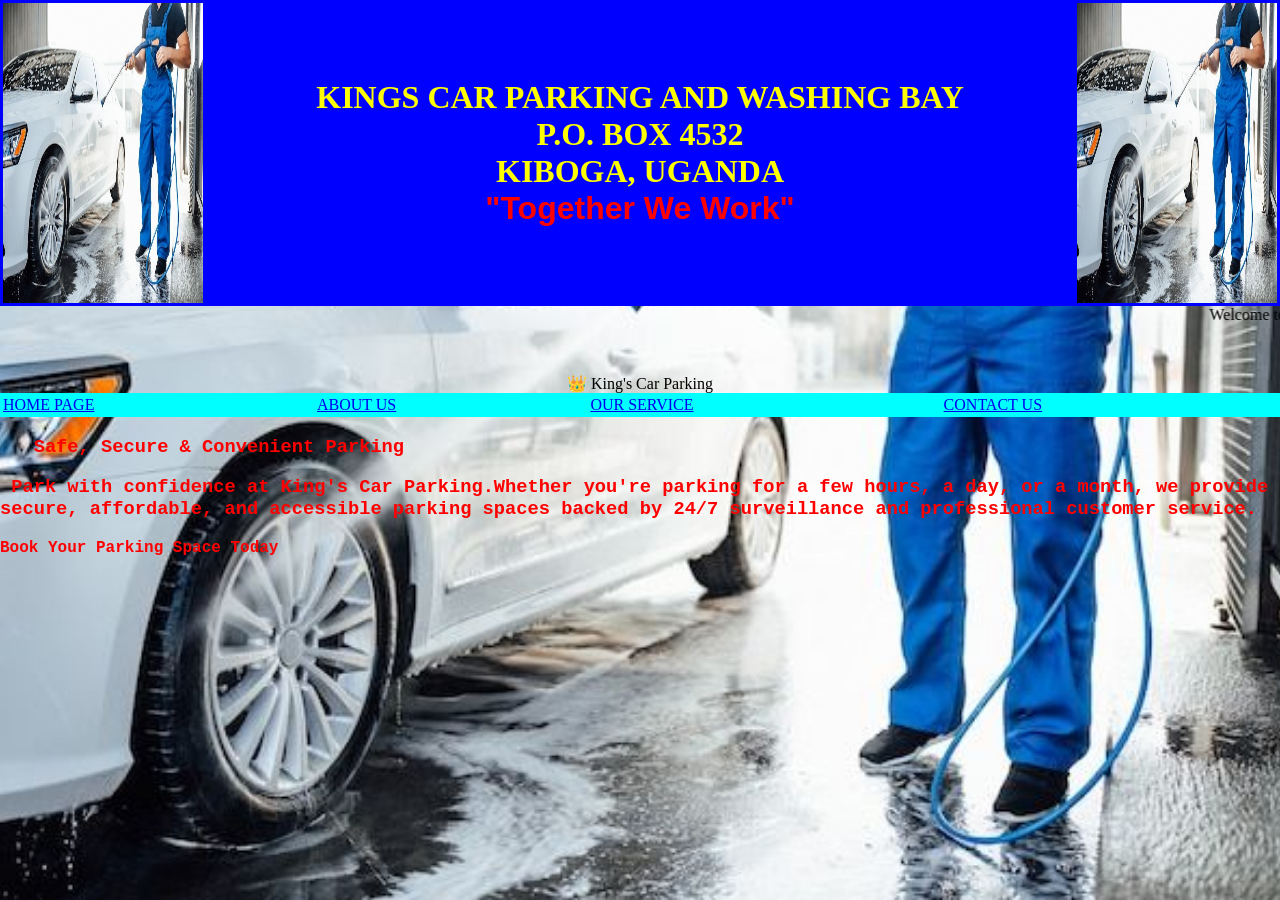
<file: default.html>
﻿<!DOCTYPE html PUBLIC "-//W3C//DTD XHTML 1.0 Transitional//EN" "http://www.w3.org/TR/xhtml1/DTD/xhtml1-transitional.dtd">
<html xmlns="http://www.w3.org/1999/xhtml">

<head>
<meta content="en-us" http-equiv="Content-Language" />
<meta content="text/html; charset=utf-8" http-equiv="Content-Type" />
<title>KINGS CAR PARKING AND WASHING BA</title>
<style type="text/css">
body{
background-image:url('car 1.jpg');
background-size:cover;
background-repeat:no-repeat;
background-position:center;
background-attachment:fixed;
margin:0;
height:100vh;
html,body{
	height:100%;
	margin:0;
	}
}
.auto-style1 {
	background-color: #0000FF;
}
.auto-style2 {
	font-size: xx-large;
	color: #FFFF00;
	text-align: center;
}
.auto-style4 {
	font-family: Algerian;
}
.auto-style5 {
	color: #FF0000;
	font-family: Impact, Haettenschweiler, "Arial Narrow Bold", sans-serif;
}
.auto-style6 {
	font-family: "Agency FB";
}
.auto-style7 {
	text-align: left;
}
.auto-style8 {
	text-align: center;
}
.auto-style9 {
	background-color: #00FFFF;
}
.auto-style10 {
	font-family: "Franklin Gothic Medium", "Arial Narrow", Arial, sans-serif;
}
.auto-style11 {
	font-family: "Courier New", Courier, monospace;
	color: #000080;
}
.auto-style12 {
	font-family: "Courier New", Courier, monospace;
	color: #FF0000;
}
.auto-style13 {
	color: #FF0000;
}
</style>
</head>

<body style="background-color: #C0C0C0">

<div class="auto-style8">

<table class="auto-style1" style="width: 100%">
	<tr>
		<td>
		<img alt="1" height="300" src="car%201.jpg" width="200" style="float: left" /></td>
		<td class="auto-style2"><strong><span class="auto-style4">KINGS CAR 
		PARKING AND WASHING BAY</span><br />
		<span class="auto-style6">P.O. BOX 4532</span><br class="auto-style6" />
		<span class="auto-style6">KIBOGA, UGANDA</span><br />
		<span class="auto-style5">"Together We Work"</span></strong></td>
		<td>
		<img alt="1" height="300" src="car%201.jpg" style="float: right" width="200" /></td>
	</tr>
</table>

</body>

</html>
<marquee>Welcome to Kings Car Parking and Washing Bay Web Site</marquee><p class="auto-style7">
&nbsp;</p>
 <!-- Header -->
    <header>
        <div class="auto-style8">👑 King's Car Parking</div>
    </header>
</div>
<table class="auto-style9" style="width: 100%">
	<tr>
		<td><a href="default.html">HOME PAGE</a></td>
		<td><a href="about%20us.htm">ABOUT US</a></td>
		<td><a href="our%20service.htm">OUR SERVICE</a></td>
		<td><a href="contact%20us.htm">CONTACT US</a></td>
	</tr>
</table>
<h3 class="auto-style11" data-end="131" data-section-id="1x6wxyj" data-start="94">&nbsp;&nbsp;
<span class="auto-style13"><strong>Safe, Secure &amp; Convenient Parking</strong></span></h3>
<h3 class="auto-style11" data-end="131" data-section-id="1x6wxyj" data-start="94">&nbsp;<span class="auto-style13"><strong data-end="179" data-start="132">Park 
with confidence at King's Car Parking.</strong><strong>Whether you're parking 
for a few hours, a day, or a month, we provide secure, affordable, and 
accessible parking spaces backed by 24/7 surveillance and professional customer 
service.</strong></span></h3>
<p class="auto-style12" data-end="179" data-start="132">
<strong data-end="398" data-start="365">Book Your Parking Space Today</strong></p>

</html>
</file>
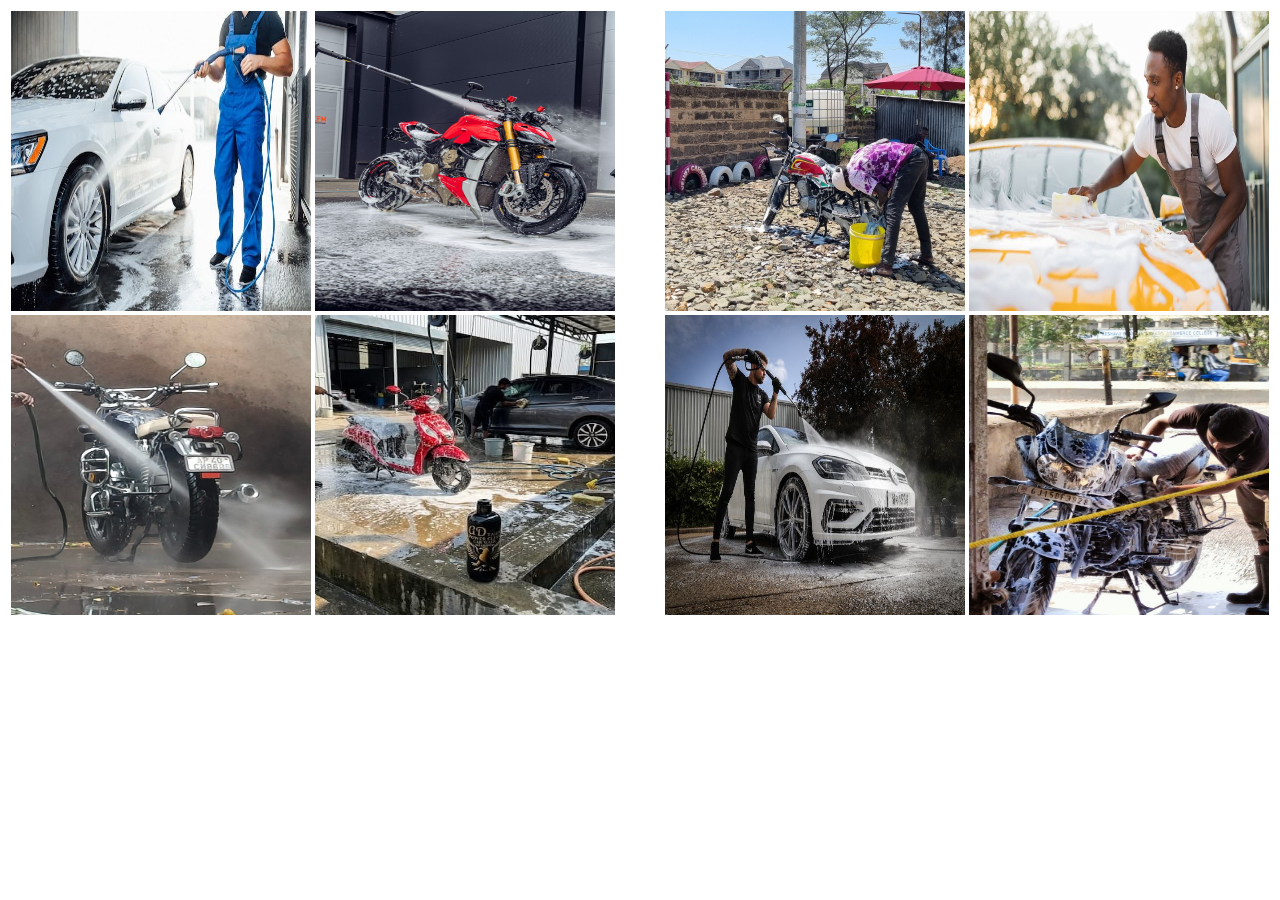
<file: images.htm>
﻿<!DOCTYPE html PUBLIC "-//W3C//DTD XHTML 1.0 Transitional//EN" "http://www.w3.org/TR/xhtml1/DTD/xhtml1-transitional.dtd">
<html xmlns="http://www.w3.org/1999/xhtml">

<head>
<meta content="text/html; charset=utf-8" http-equiv="Content-Type" />
<title>Untitled 0</title>
</head>

<body>

<table style="width: 100%">
	<tr>
		<td><img alt="" height="300" src="car%201.jpg" width="300" /></td>
		<td style="width: 529px">
		<img alt="" height="300" src="df23e8ed584932198c07930abafc77b2.jpg" width="300" /></td>
		<td>
		<img alt="" height="300" src="633b06e144b24faf2a5b31f585da3c74.jpg" width="300" /></td>
		<td>
		<img alt="" height="300" src="a24dde46bdba1aed6c3eada0f158808f.jpg" width="300" /></td>
	</tr>
	<tr>
		<td>
		<img alt="" height="300" src="654b84ef83a831e2a9c8ccc58518de00.jpg" width="300" /></td>
		<td style="width: 529px">
		<img alt="" height="300" src="7282f6be5b53a31145f643ffd10cff7e.jpg" width="300" /></td>
		<td>
		<img alt="" height="300" src="0f3e1a791955304b4647a7acbe87ed92.jpg" width="300" /></td>
		<td>
		<img alt="" height="300" src="af498fec716c9e9c09e6c310b15f2ec2.jpg" width="300" /></td>
	</tr>
</table>

</body>

</html>
</file>
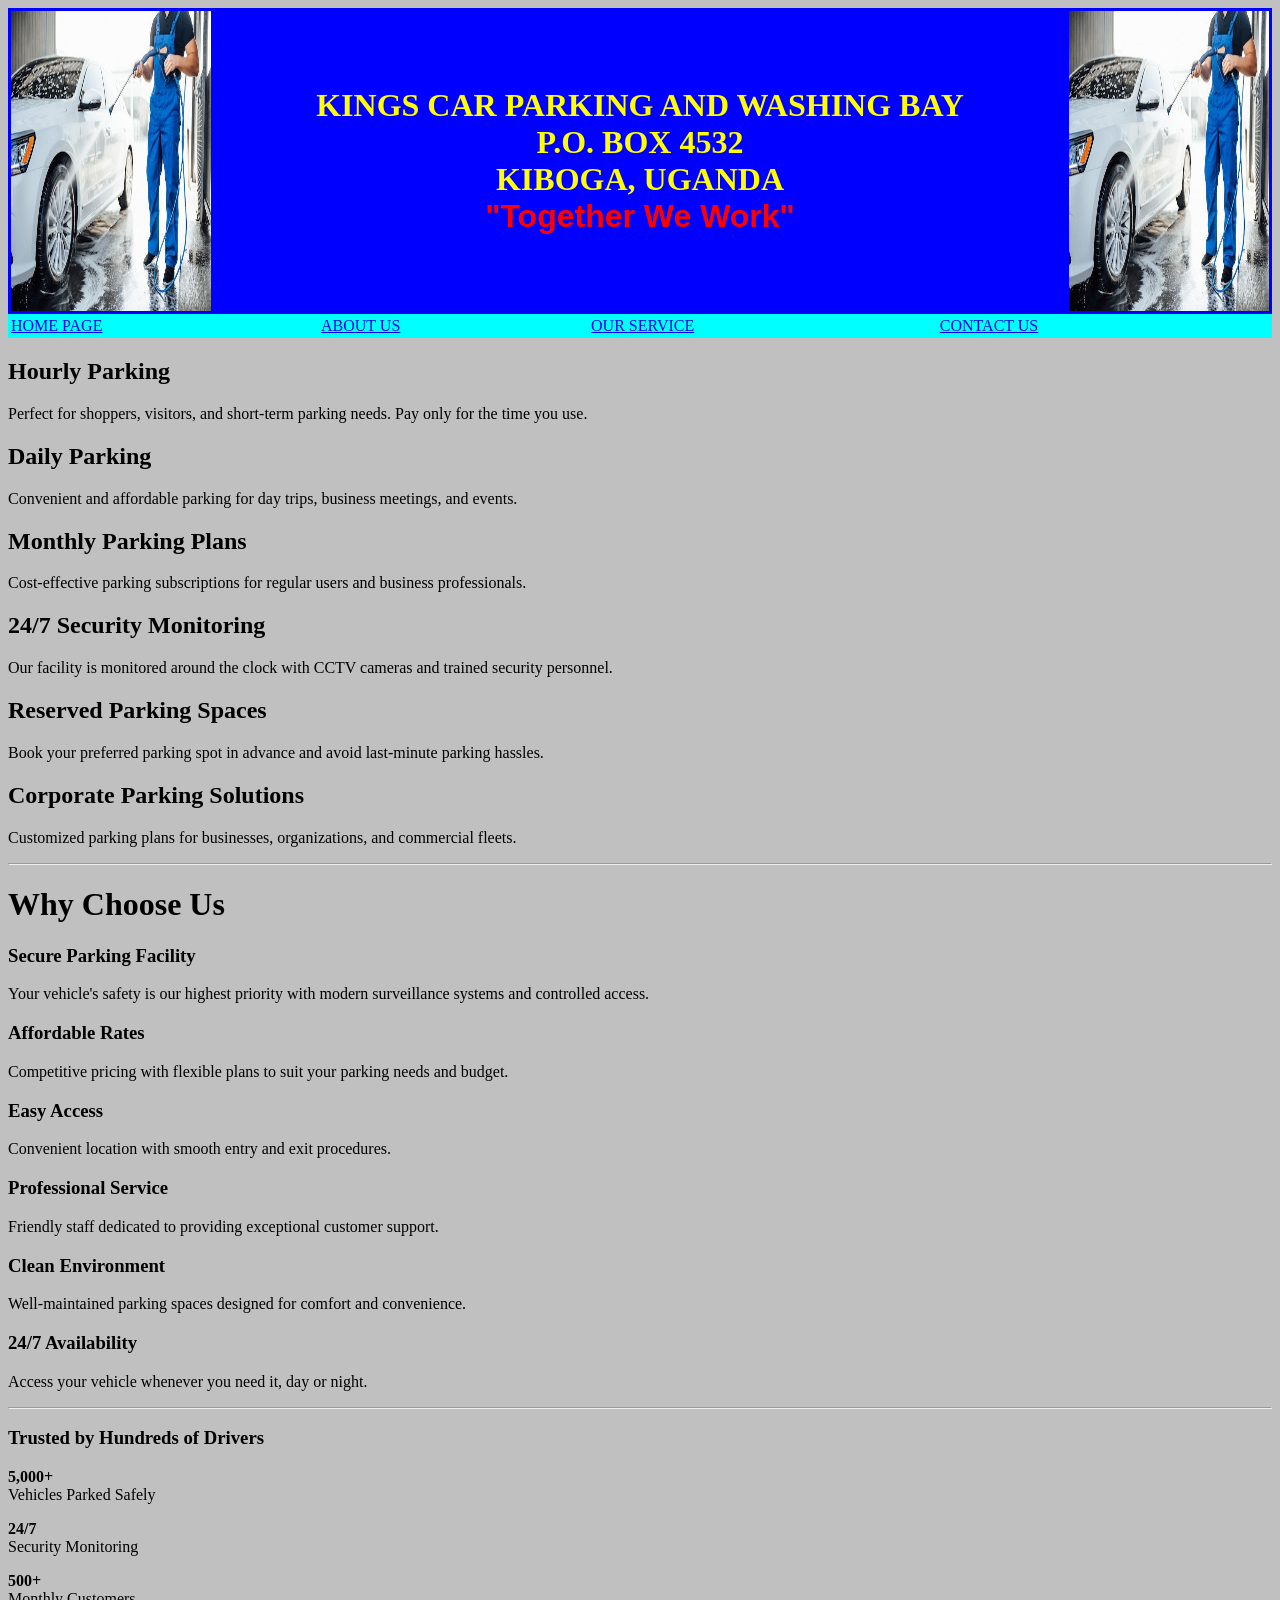
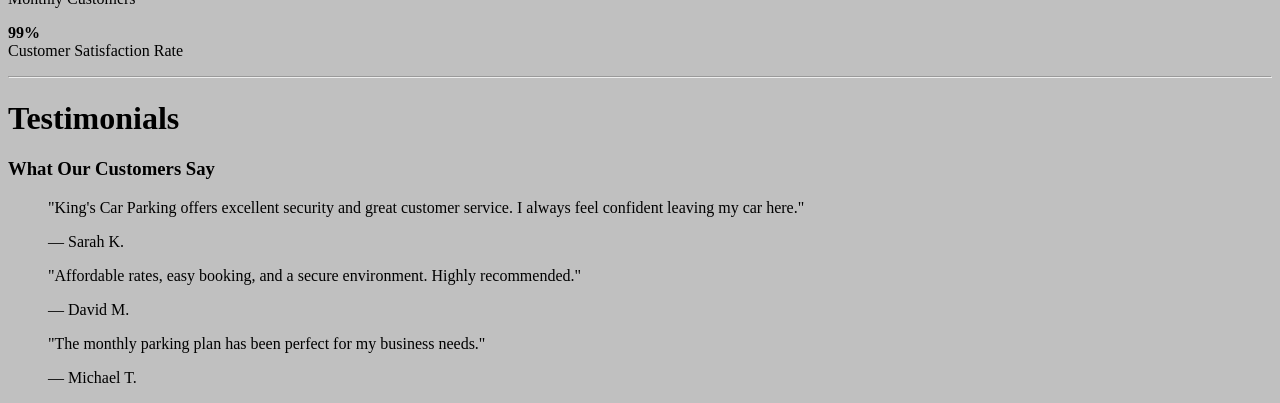
<file: our service.htm>
﻿<!DOCTYPE html PUBLIC "-//W3C//DTD XHTML 1.0 Transitional//EN" "http://www.w3.org/TR/xhtml1/DTD/xhtml1-transitional.dtd">
<html xmlns="http://www.w3.org/1999/xhtml">

<head>
<meta content="text/html; charset=utf-8" http-equiv="Content-Type" />
<title>Untitled 0</title>
<style type="text/css">
.auto-style1 {
	background-color: #0000FF;
}
.auto-style2 {
	font-size: xx-large;
	color: #FFFF00;
	text-align: center;
}
.auto-style4 {
	font-family: Algerian;
}
.auto-style6 {
	font-family: "Agency FB";
}
.auto-style5 {
	color: #FF0000;
	font-family: Impact, Haettenschweiler, "Arial Narrow Bold", sans-serif;
}
.auto-style9 {
	background-color: #00FFFF;
}
</style>
</head>

<body style="background-color: #C0C0C0">

<table class="auto-style1" style="width: 100%">
	<tr>
		<td>
		<img alt="1" height="300" src="car%201.jpg" width="200" style="float: left" /></td>
		<td class="auto-style2"><strong><span class="auto-style4">KINGS CAR 
		PARKING AND WASHING BAY</span><br />
		<span class="auto-style6">P.O. BOX 4532</span><br class="auto-style6" />
		<span class="auto-style6">KIBOGA, UGANDA</span><br />
		<span class="auto-style5">"Together We Work"</span></strong></td>
		<td>
		<img alt="1" height="300" src="car%201.jpg" style="float: right" width="200" /></td>
	</tr>
</table>

<table class="auto-style9" style="width: 100%">
	<tr>
		<td><a href="default.html">HOME PAGE</a></td>
		<td><a href="about%20us.htm">ABOUT US</a></td>
		<td><a href="our%20service.htm">OUR SERVICE</a></td>
		<td><a href="contact%20us.htm">CONTACT US</a></td>
	</tr>
</table>
<h2 data-end="893" data-section-id="hayymw" data-start="876">Hourly Parking</h2>
<p data-end="986" data-start="894">Perfect for shoppers, visitors, and 
short-term parking needs. Pay only for the time you use.</p>
<h2 data-end="1004" data-section-id="i7mvh0" data-start="988">Daily Parking</h2>
<p data-end="1084" data-start="1005">Convenient and affordable parking for day 
trips, business meetings, and events.</p>
<h2 data-end="1110" data-section-id="kcc92g" data-start="1086">Monthly Parking 
Plans</h2>
<p data-end="1193" data-start="1111">Cost-effective parking subscriptions for 
regular users and business professionals.</p>
<h2 data-end="1222" data-section-id="1uizach" data-start="1195">24/7 Security 
Monitoring</h2>
<p data-end="1315" data-start="1223">Our facility is monitored around the clock 
with CCTV cameras and trained security personnel.</p>
<h2 data-end="1343" data-section-id="16apcu6" data-start="1317">Reserved Parking 
Spaces</h2>
<p data-end="1426" data-start="1344">Book your preferred parking spot in advance 
and avoid last-minute parking hassles.</p>
<h2 data-end="1458" data-section-id="s37wuc" data-start="1428">Corporate Parking 
Solutions</h2>
<p data-end="1537" data-start="1459">Customized parking plans for businesses, 
organizations, and commercial fleets.</p>
<hr data-end="1542" data-start="1539" />
<h1 data-end="1559" data-section-id="1o4574r" data-start="1544">Why Choose Us</h1>
<h3 data-end="1588" data-section-id="gmrx8" data-start="1561">Secure Parking 
Facility</h3>
<p data-end="1690" data-start="1589">Your vehicle's safety is our highest 
priority with modern surveillance systems and controlled access.</p>
<h3 data-end="1712" data-section-id="5x7vlx" data-start="1692">Affordable Rates</h3>
<p data-end="1791" data-start="1713">Competitive pricing with flexible plans to 
suit your parking needs and budget.</p>
<h3 data-end="1808" data-section-id="1yi7xfw" data-start="1793">Easy Access</h3>
<p data-end="1867" data-start="1809">Convenient location with smooth entry and 
exit procedures.</p>
<h3 data-end="1893" data-section-id="m8h1ps" data-start="1869">Professional 
Service</h3>
<p data-end="1961" data-start="1894">Friendly staff dedicated to providing 
exceptional customer support.</p>
<h3 data-end="1984" data-section-id="y7pyba" data-start="1963">Clean Environment</h3>
<p data-end="2053" data-start="1985">Well-maintained parking spaces designed for 
comfort and convenience.</p>
<h3 data-end="2076" data-section-id="e2xvc9" data-start="2055">24/7 Availability</h3>
<p data-end="2132" data-start="2077">Access your vehicle whenever you need it, 
day or night.</p>
<hr data-end="2137" data-start="2134" />
<h3 data-end="2195" data-section-id="x97eqj" data-start="2161">Trusted by 
Hundreds of Drivers</h3>
<p data-end="2230" data-start="2197"><strong data-end="2207" data-start="2197">
5,000+</strong><br />
Vehicles Parked Safely</p>
<p data-end="2260" data-start="2232"><strong data-end="2240" data-start="2232">
24/7</strong><br />
Security Monitoring</p>
<p data-end="2288" data-start="2262"><strong data-end="2270" data-start="2262">
500+</strong><br />
Monthly Customers</p>
<p data-end="2324" data-start="2290"><strong data-end="2297" data-start="2290">
99%</strong><br />
Customer Satisfaction Rate</p>
<hr data-end="2329" data-start="2326" />
<h1 data-end="2345" data-section-id="7ardmq" data-start="2331">Testimonials</h1>
<h3 data-end="2373" data-section-id="qbw9w8" data-start="2347">What Our 
Customers Say</h3>
<blockquote data-end="2511" data-start="2375">
	<p data-end="2496" data-start="2377">"King's Car Parking offers excellent 
	security and great customer service. I always feel confident leaving my car 
	here."</p>
	<p data-end="2511" data-start="2501">— Sarah K.</p>
</blockquote>
<blockquote data-end="2609" data-start="2513">
	<p data-end="2594" data-start="2515">"Affordable rates, easy booking, and a 
	secure environment. Highly recommended."</p>
	<p data-end="2609" data-start="2599">— David M.</p>
</blockquote>
<blockquote data-end="2696" data-start="2611">
	<p data-end="2679" data-start="2613">"The monthly parking plan has been 
	perfect for my business needs."</p>
	<p data-end="2696" data-start="2684">— Michael T.</p>
</blockquote>

</body>

</html>
</file>
